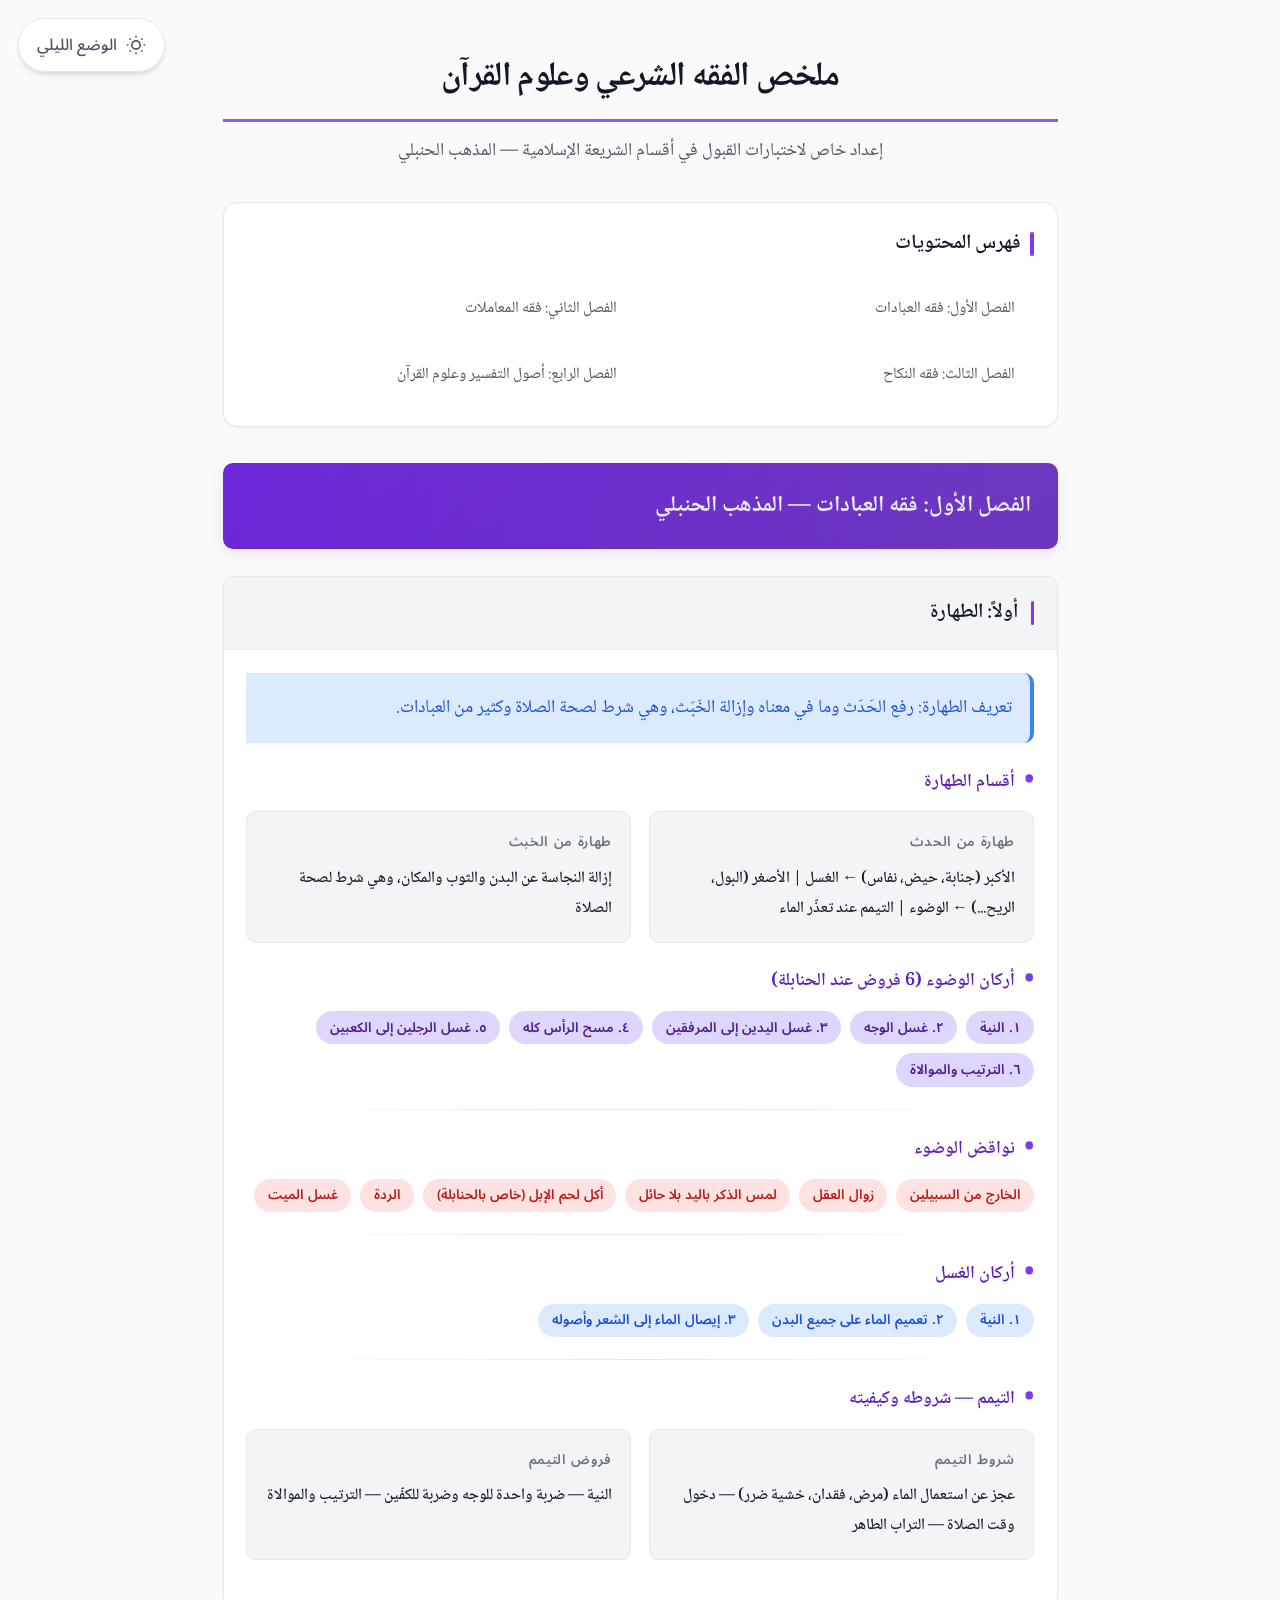
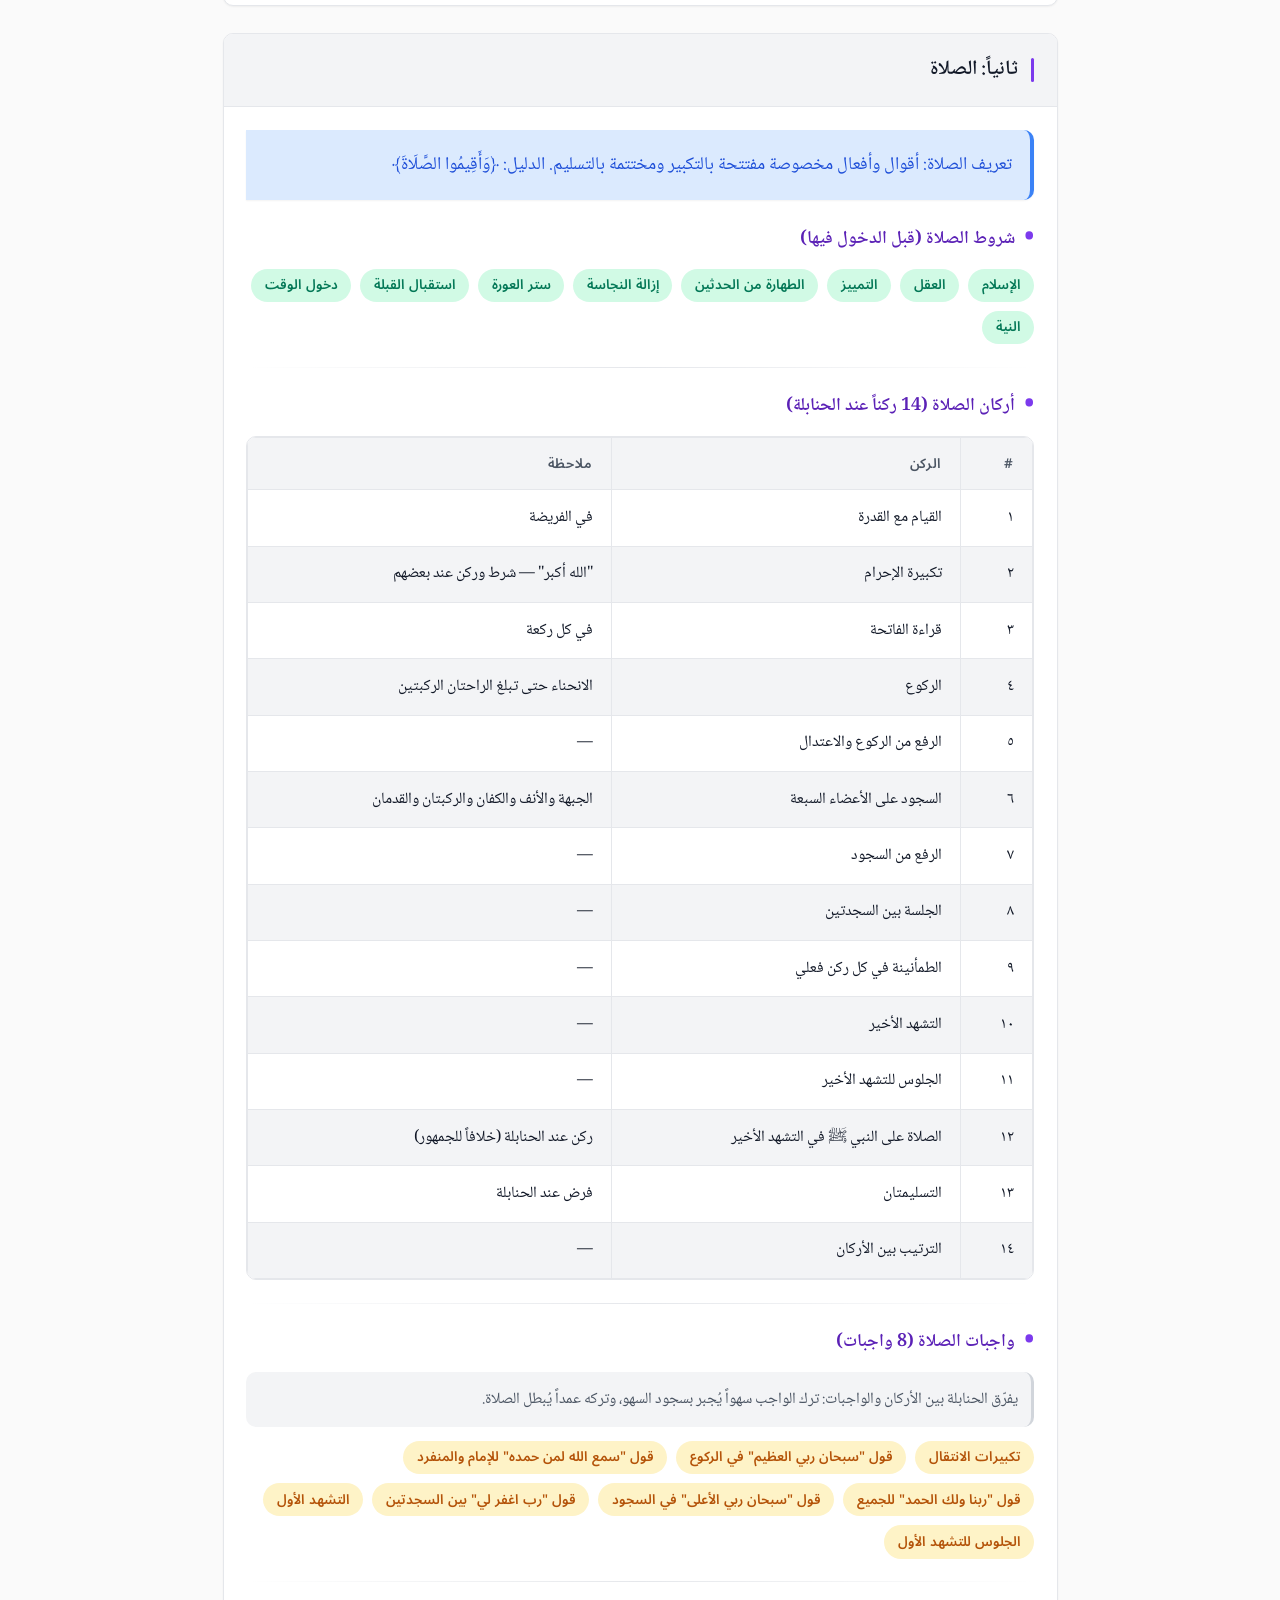
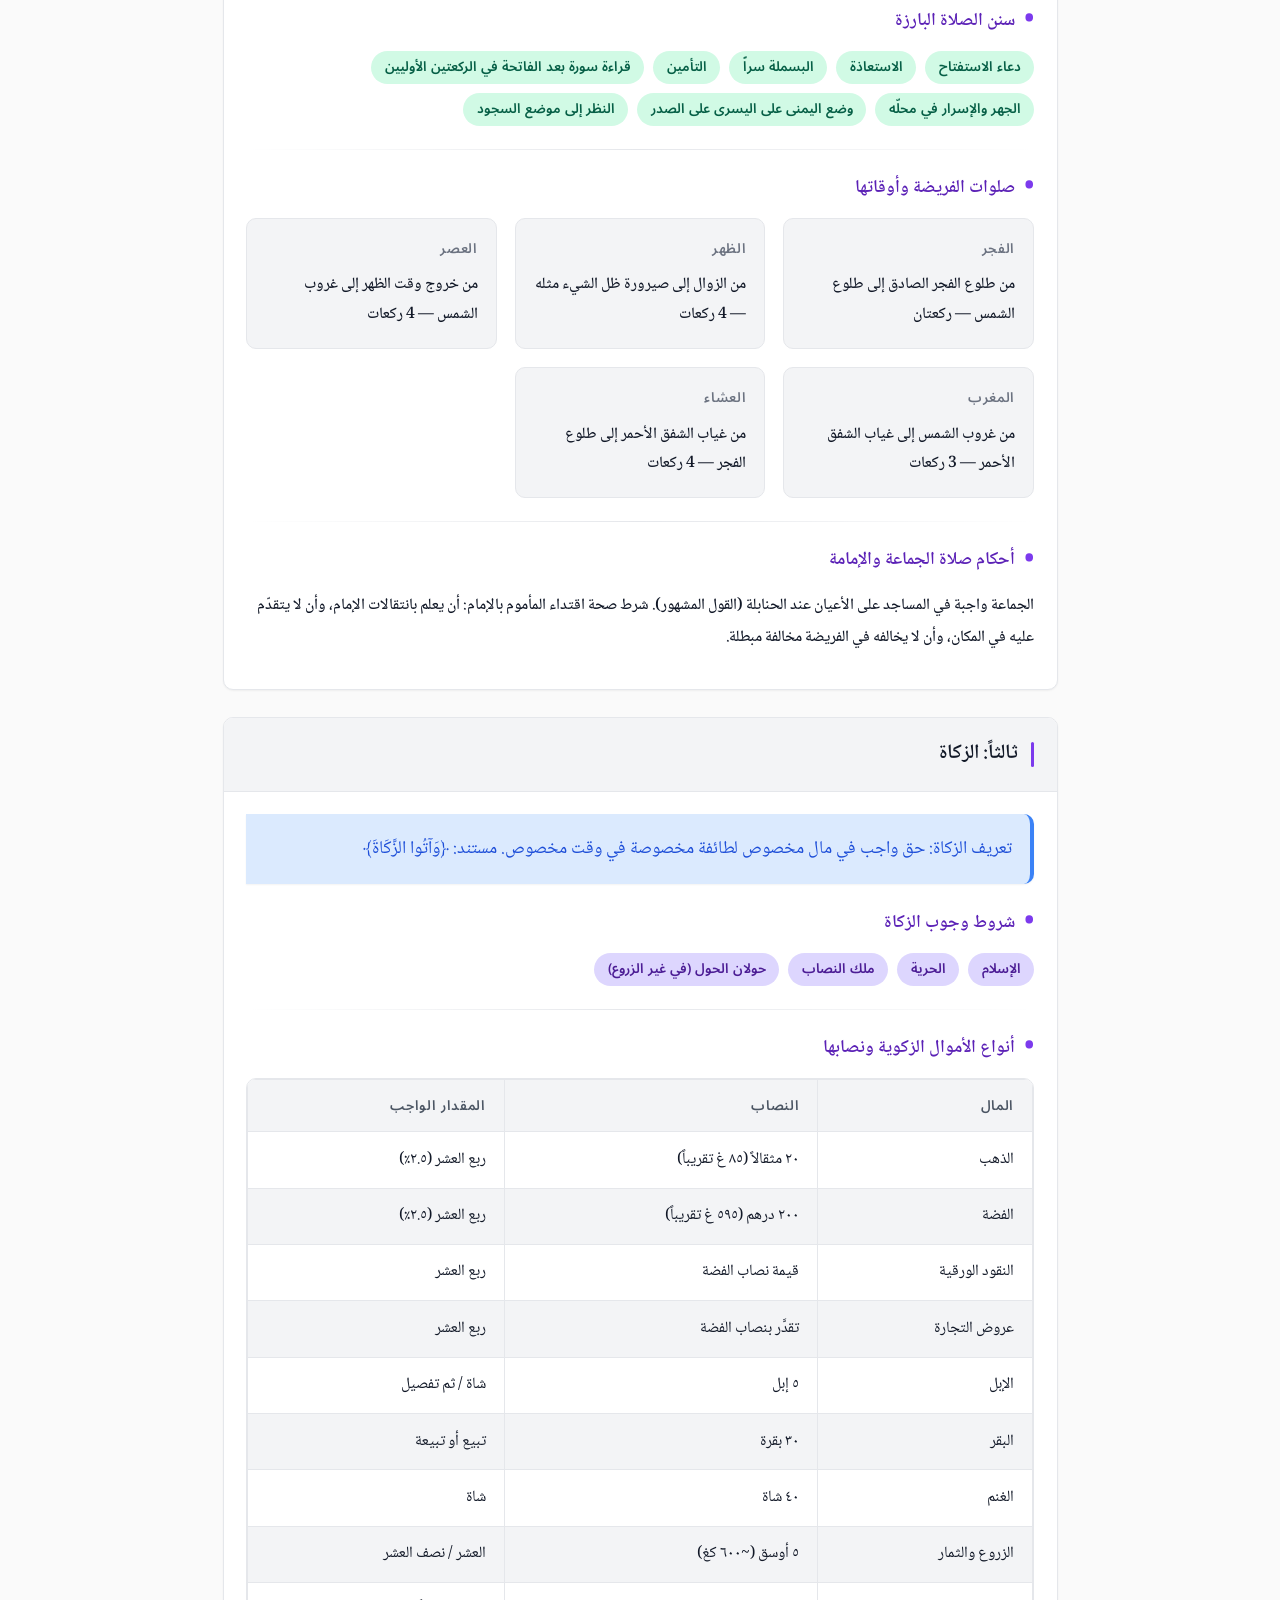
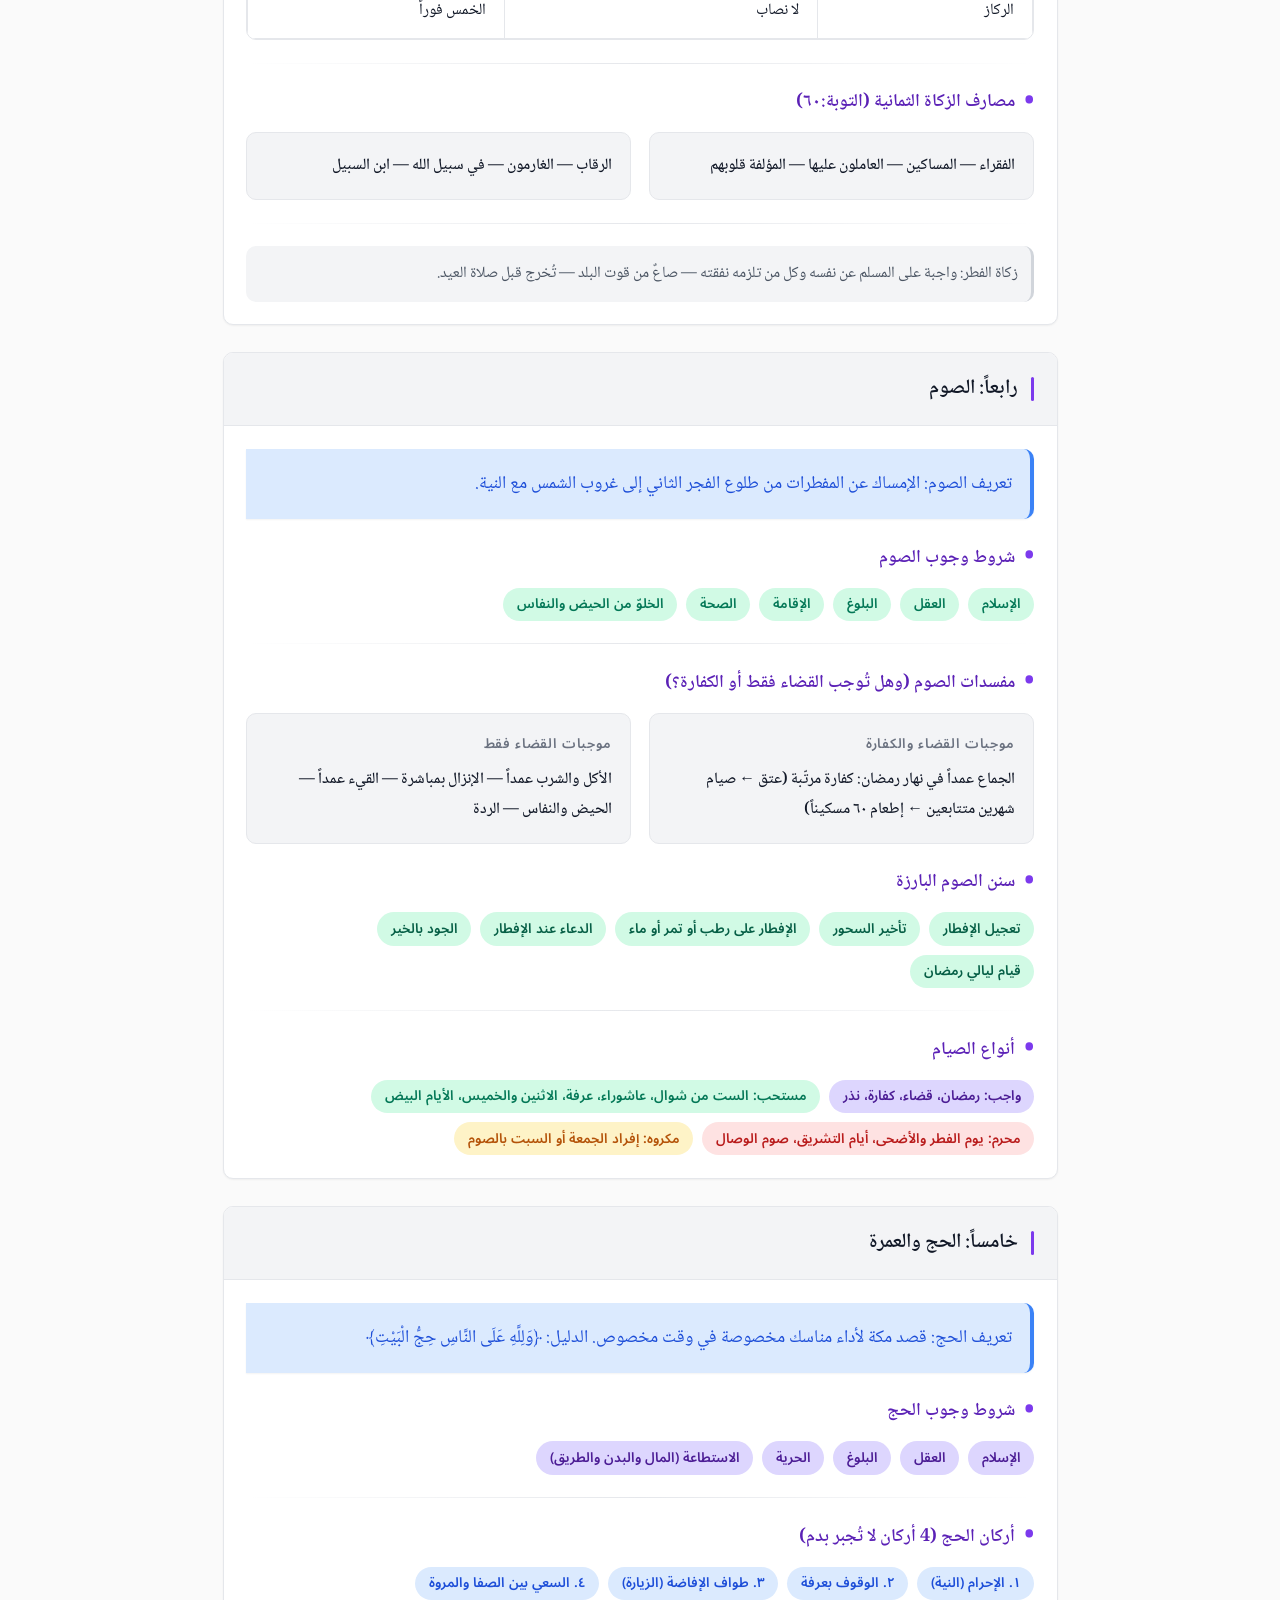
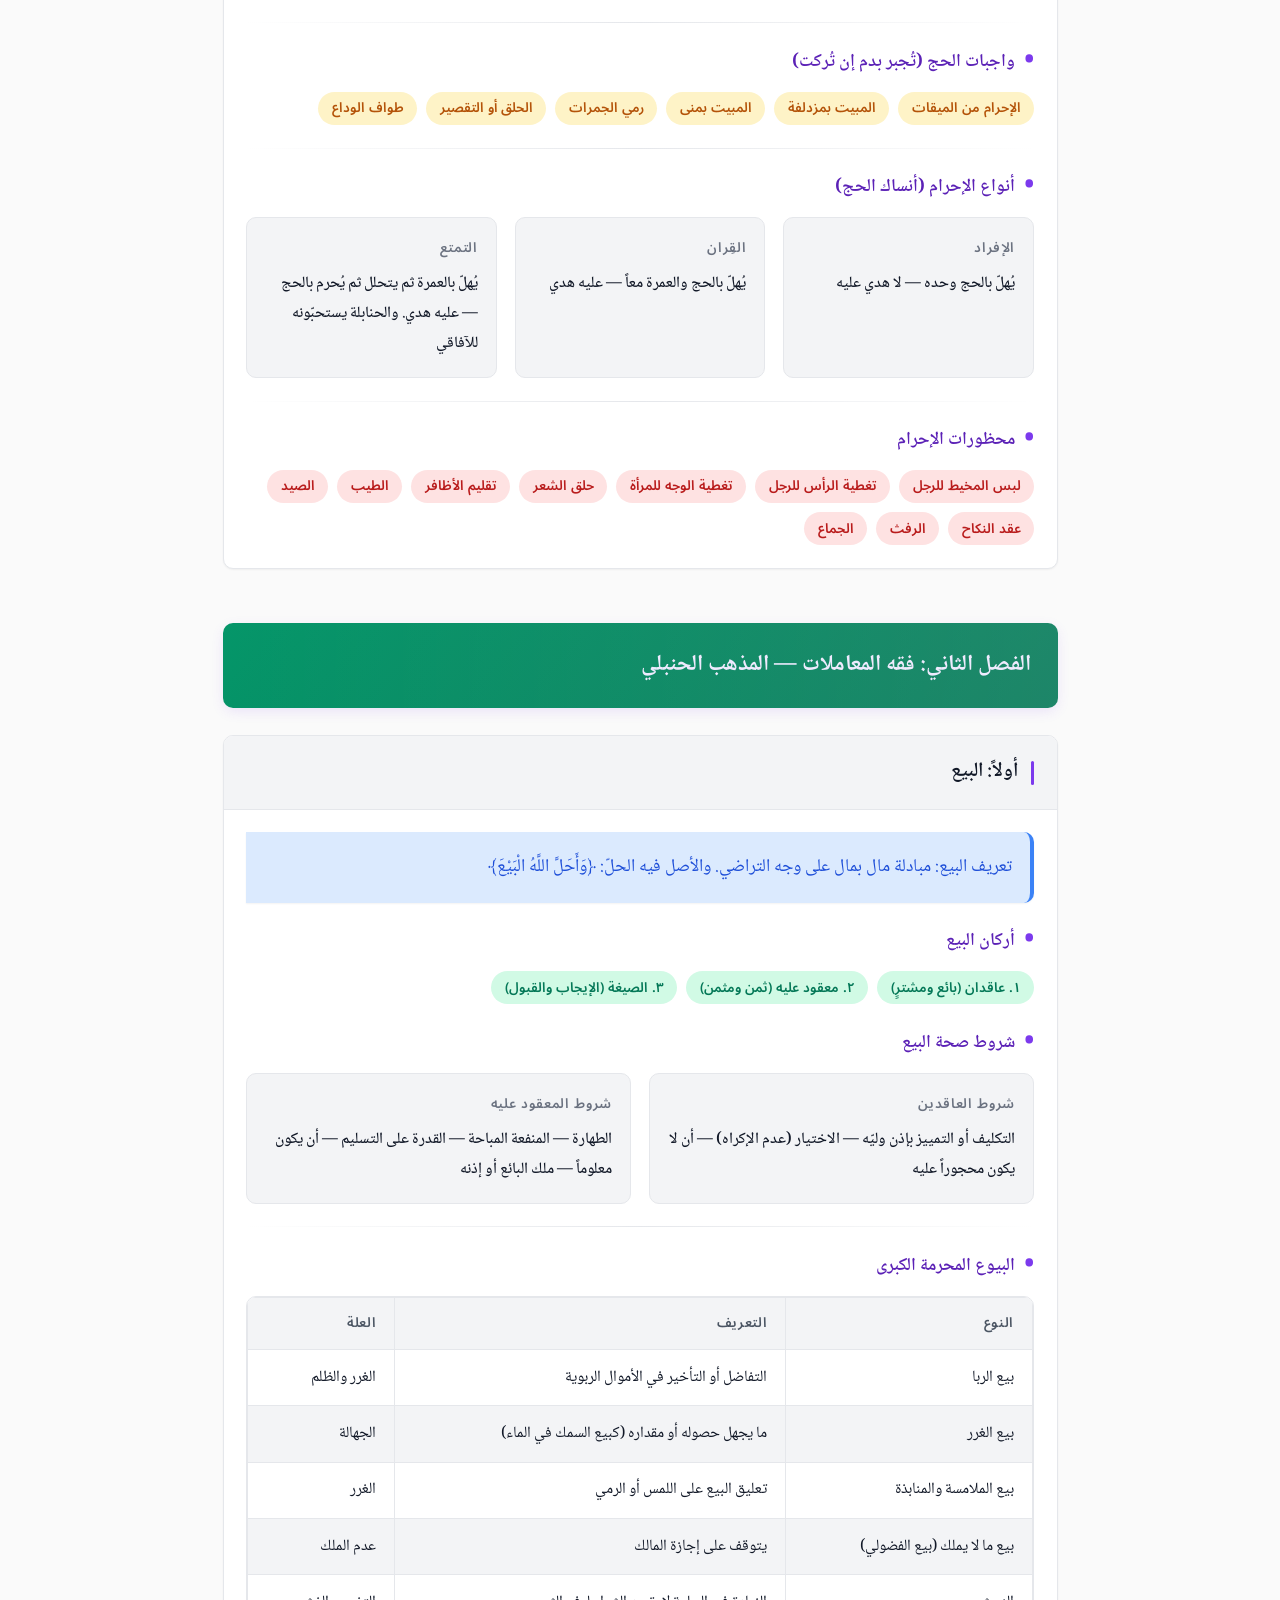
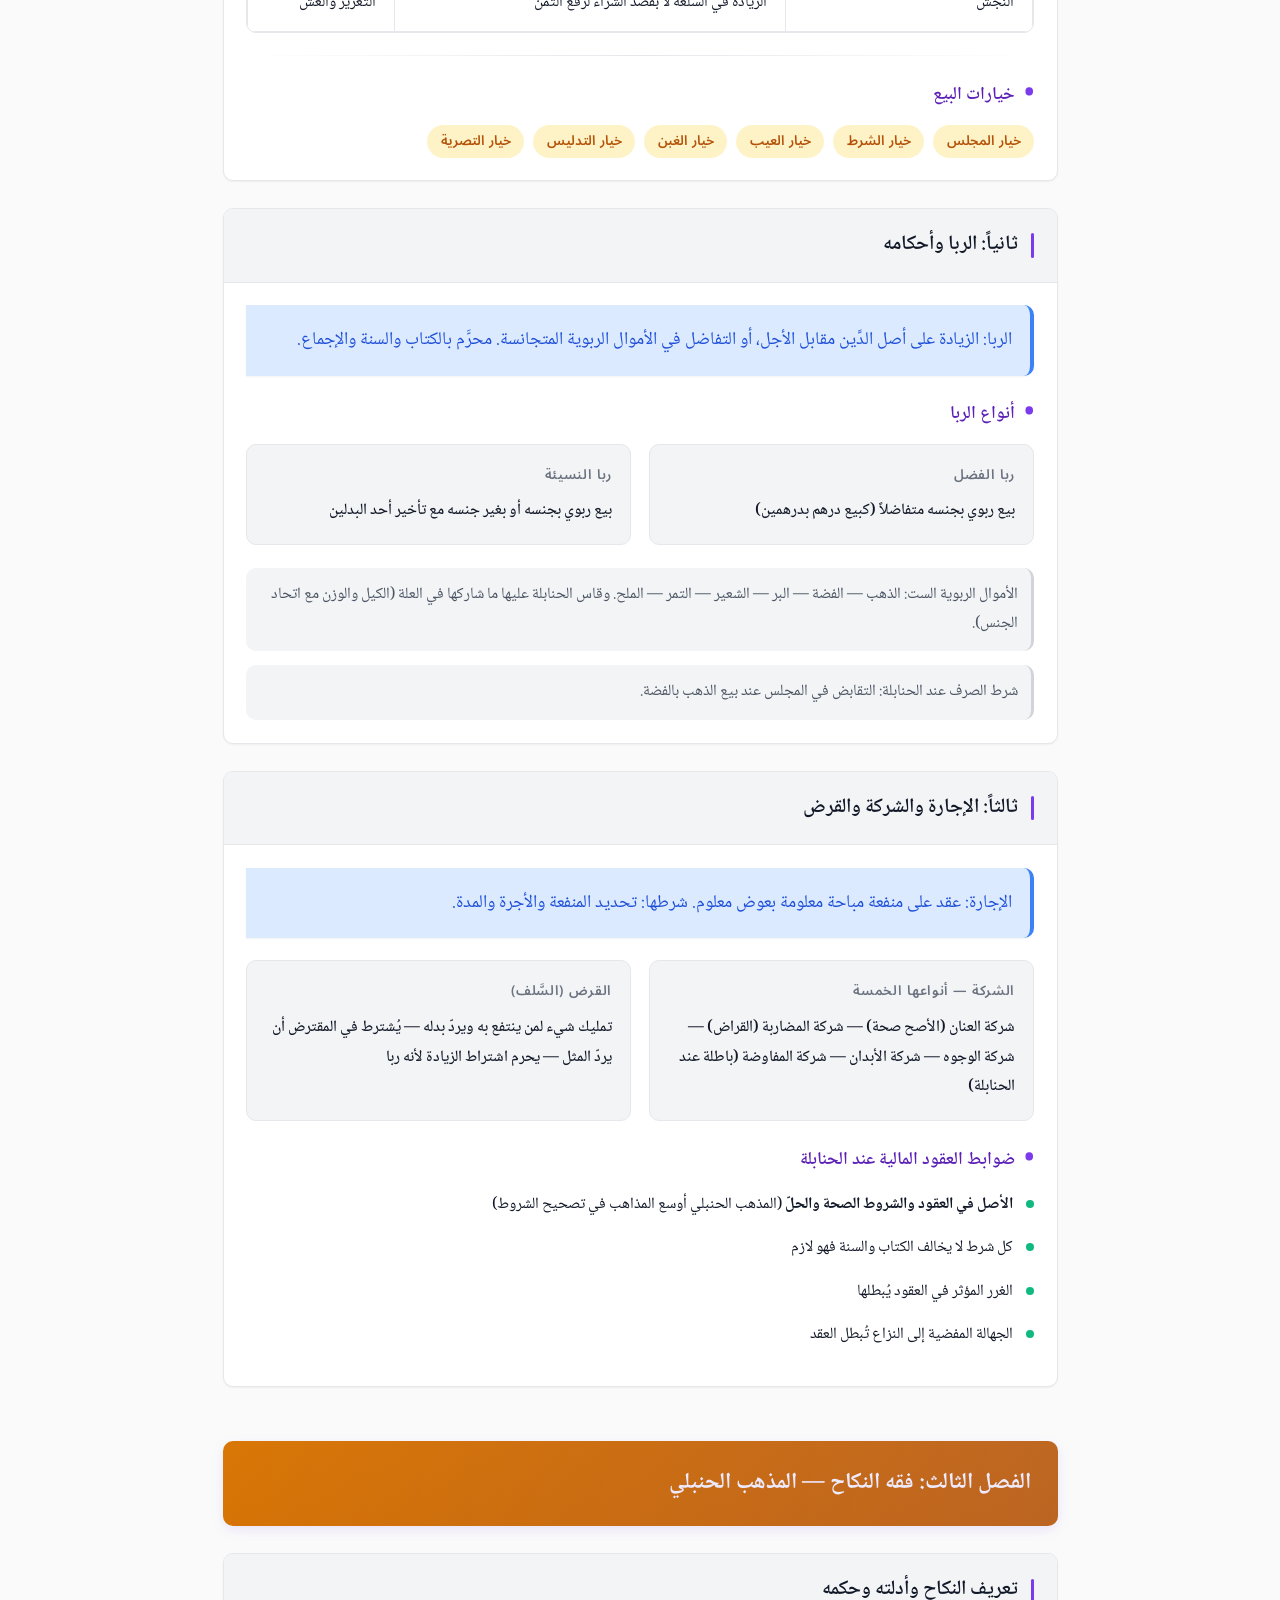
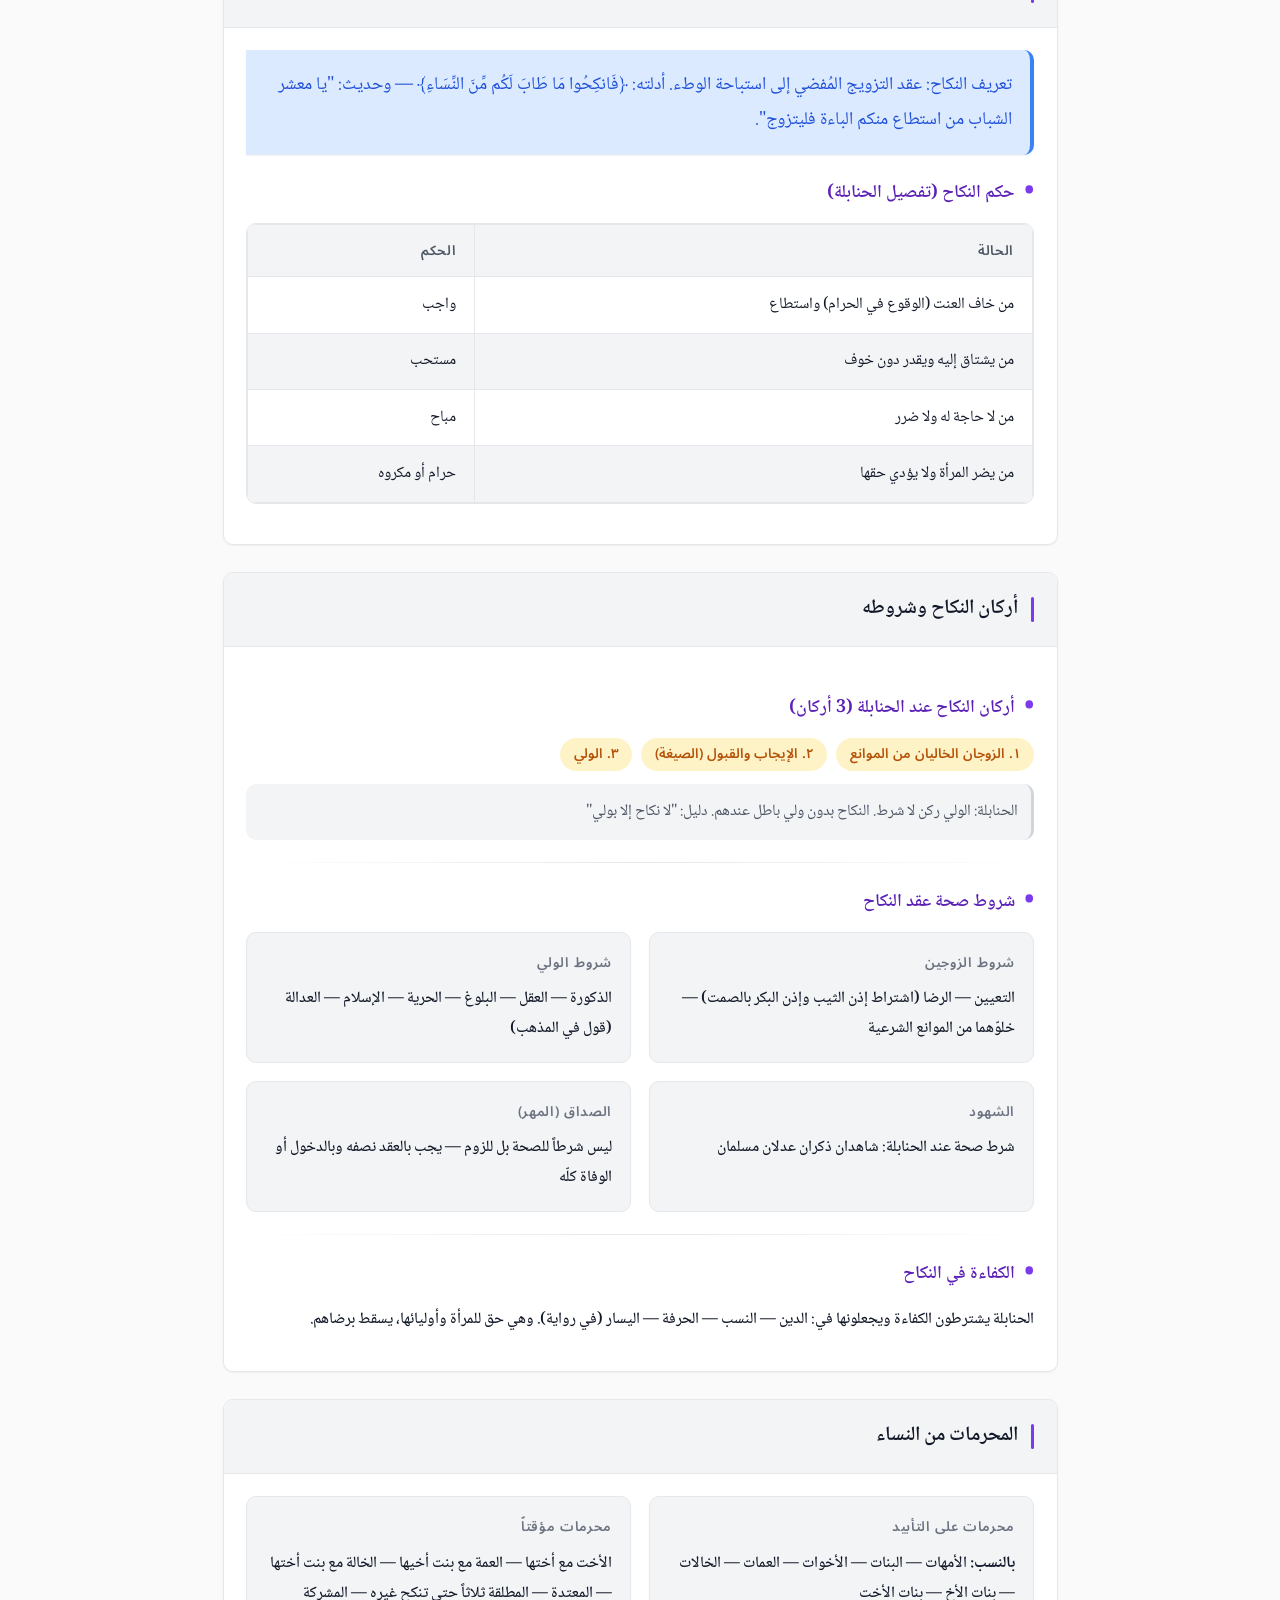
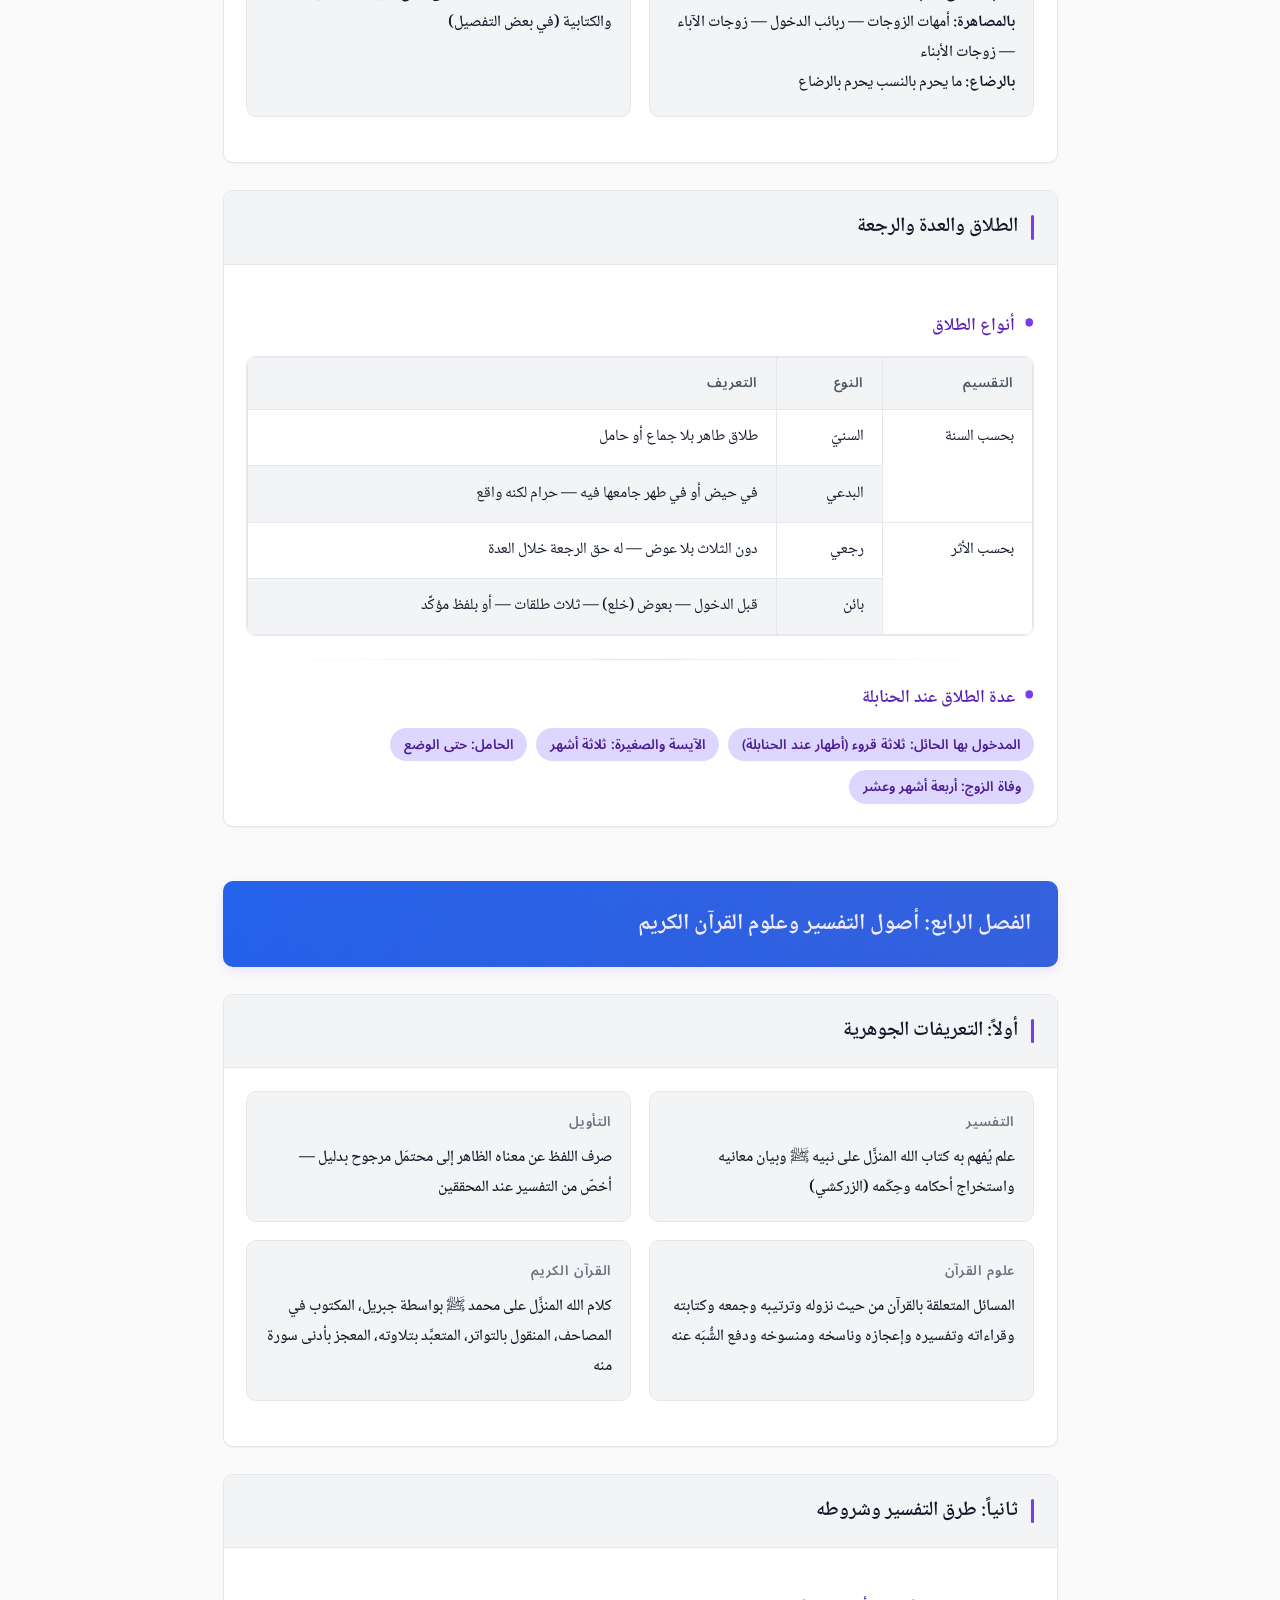
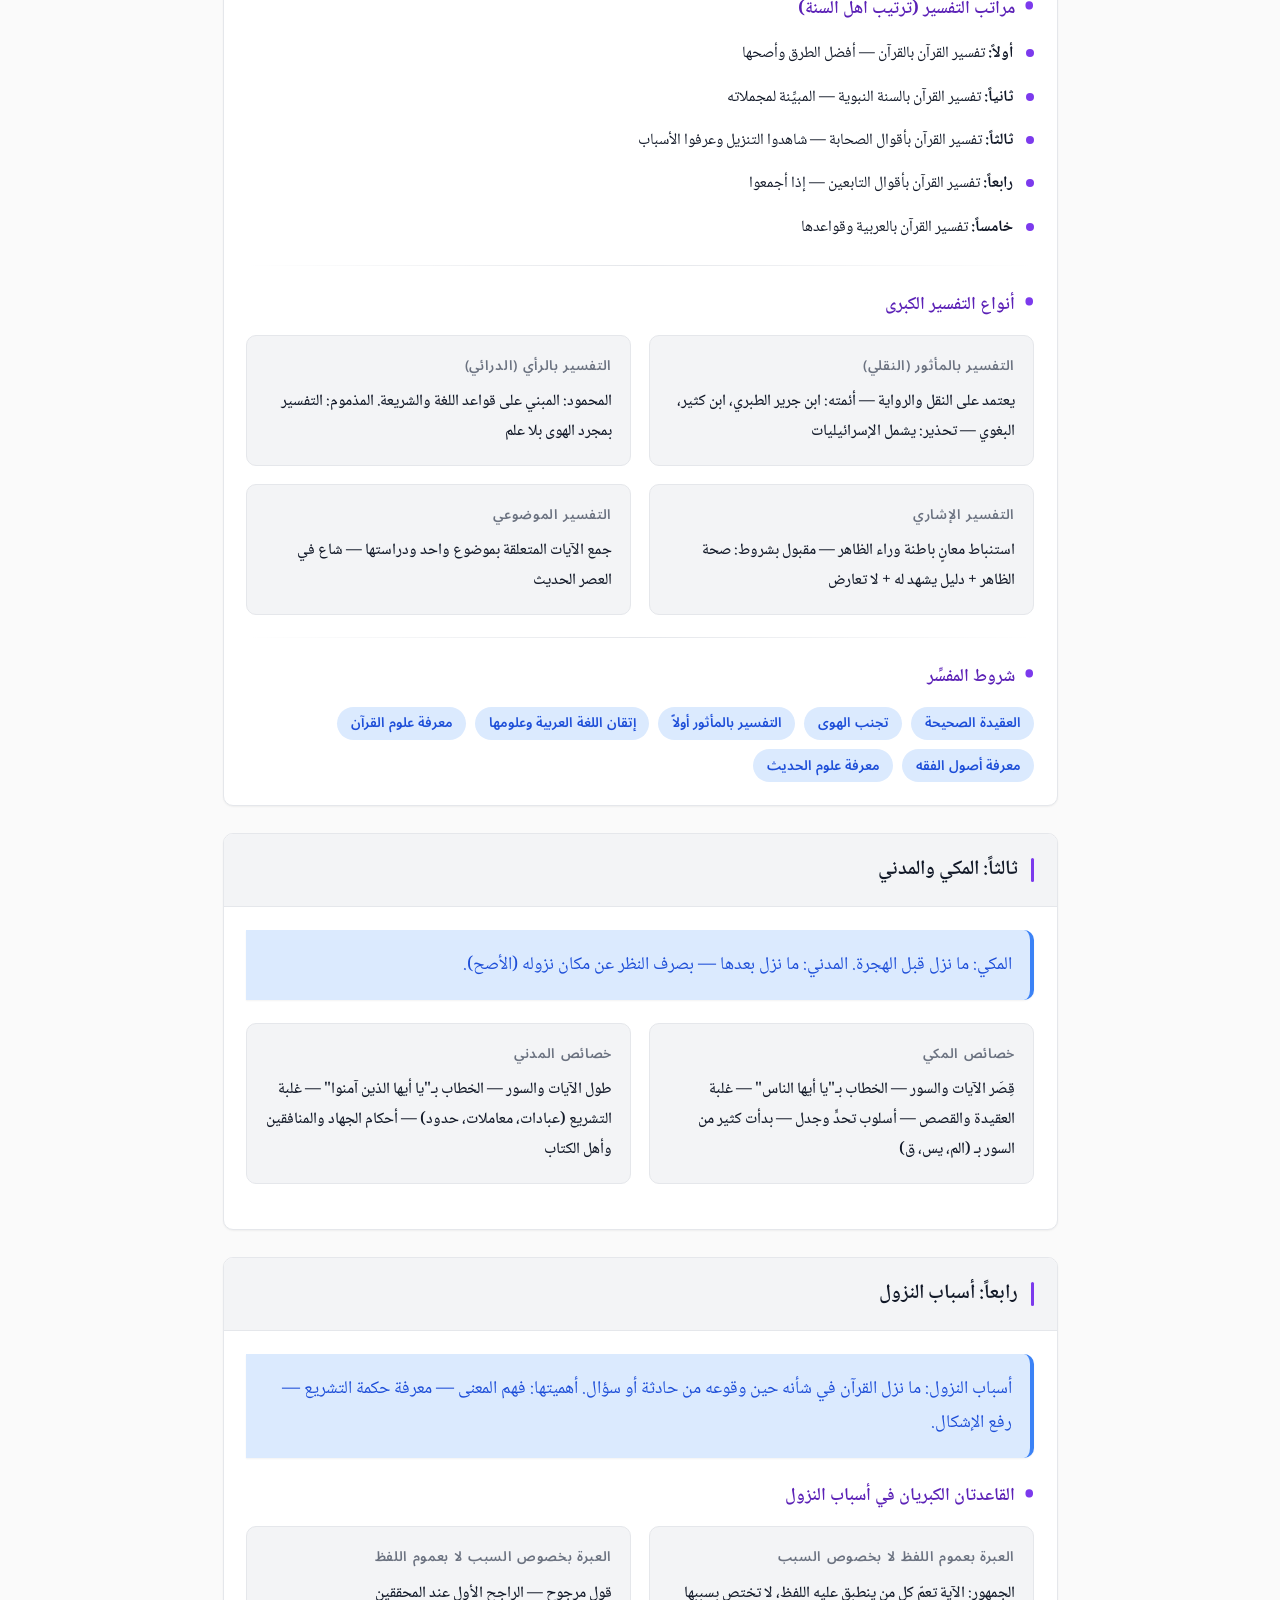
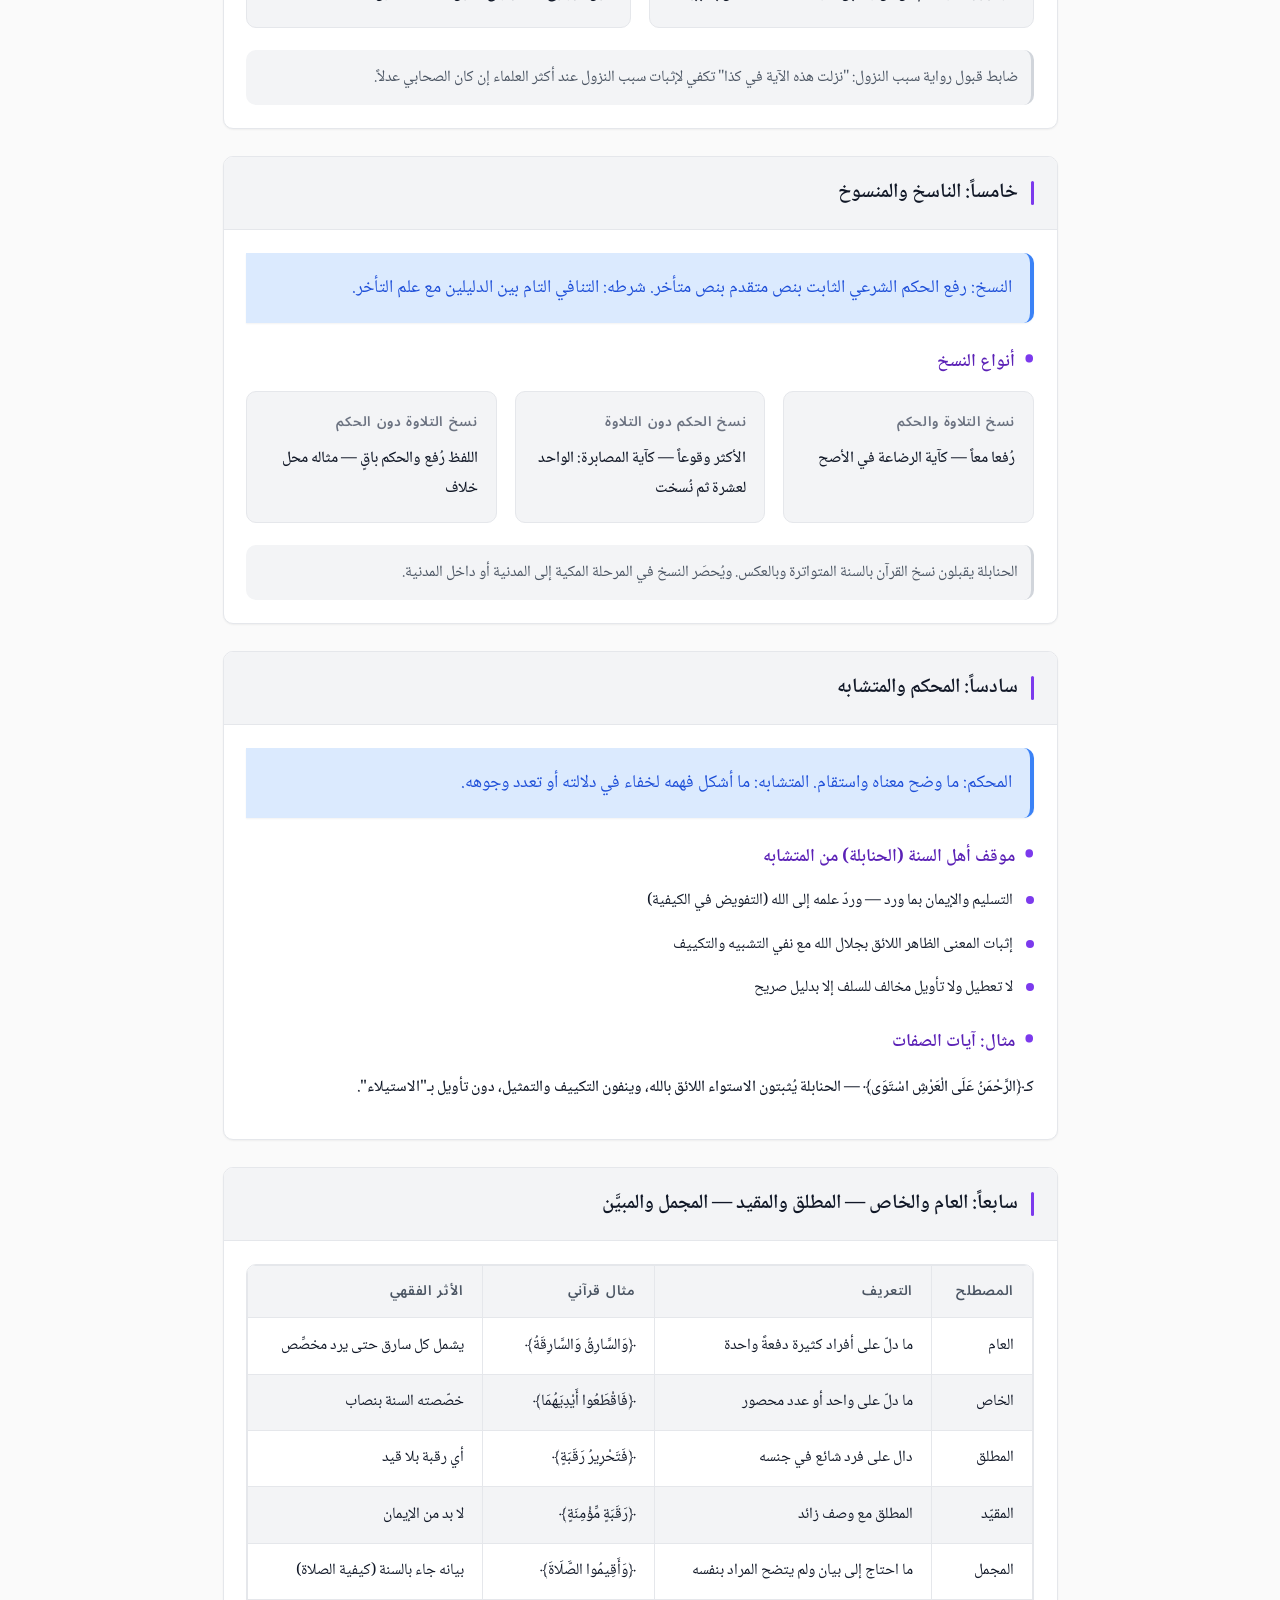
<file: index.html>
<!DOCTYPE html>
<html lang="ar" dir="rtl">
<head>
  <meta charset="UTF-8">
  <meta name="viewport" content="width=device-width, initial-scale=1.0">
  <title>ملخص الفقه الشرعي وعلوم القرآن</title>
  <link rel="preconnect" href="https://fonts.googleapis.com">
  <link rel="preconnect" href="https://fonts.gstatic.com" crossorigin>
  <link href="https://fonts.googleapis.com/css2?family=Noto+Naskh+Arabic:wght@400;500;600;700&family=Noto+Sans+Arabic:wght@400;500;600;700&family=Scheherazade+New:wght@400;500;600;700&display=swap" rel="stylesheet">
  <link rel="stylesheet" href="assets/css/main.css">
</head>
<body data-theme="light">

  <button class="theme-toggle" id="themeToggle" aria-label="تبديل الوضع الليلي/النهاري">
    <svg class="theme-toggle__icon theme-toggle__icon--sun" viewBox="0 0 24 24" fill="none" stroke="currentColor" stroke-width="2">
      <circle cx="12" cy="12" r="5"/>
      <path d="M12 1v2M12 21v2M4.22 4.22l1.42 1.42M18.36 18.36l1.42 1.42M1 12h2M21 12h2M4.22 19.78l1.42-1.42M18.36 5.64l1.42-1.42"/>
    </svg>
    <svg class="theme-toggle__icon theme-toggle__icon--moon" viewBox="0 0 24 24" fill="none" stroke="currentColor" stroke-width="2">
      <path d="M21 12.79A9 9 0 1 1 11.21 3 7 7 0 0 0 21 12.79z"/>
    </svg>
    <span class="theme-toggle__text">الوضع الليلي</span>
  </button>

  <div class="doc">

    <h1>ملخص الفقه الشرعي وعلوم القرآن</h1>
    <div class="subtitle">إعداد خاص لاختبارات القبول في أقسام الشريعة الإسلامية — المذهب الحنبلي</div>

    <div class="toc" id="toc">
      <div class="toc-title">فهرس المحتويات</div>
      <div class="toc-grid">
        <a href="#chapter-ibadah" class="toc-item">الفصل الأول: فقه العبادات</a>
        <a href="#chapter-muamalat" class="toc-item">الفصل الثاني: فقه المعاملات</a>
        <a href="#chapter-nikah" class="toc-item">الفصل الثالث: فقه النكاح</a>
        <a href="#chapter-tafsir" class="toc-item">الفصل الرابع: أصول التفسير وعلوم القرآن</a>
      </div>
    </div>

    <div w3-include-html="chapters/chapter1-ibadah.html"></div>
    <div w3-include-html="chapters/chapter2-muamalat.html"></div>
    <div w3-include-html="chapters/chapter3-nikah.html"></div>
    <div w3-include-html="chapters/chapter4-usul-tafsir.html"></div>

    <div class="doc-footer">
      <div class="doc-footer__title">إعداد للاختبارات الأكاديمية — المذهب الحنبلي — أصول التفسير وعلوم القرآن</div>
      <div class="doc-footer__refs">المراجع الأساسية: الكافي لابن قدامة — المغني — زاد المعاد — البرهان للزركشي — الإتقان للسيوطي — مناهل العرفان للزرقاني</div>
    </div>

  </div>

  <button class="back-to-top" id="backToTop" aria-label="العودة إلى الأعلى"><svg viewBox="0 0 24 24" fill="none" stroke="currentColor" stroke-width="2"><path d="M18 15l-6-6-6 6"/></svg></button>

  <script type="module" src="assets/js/main.js"></script>
  <script>
    (function includeHTML() {
      const elements = document.querySelectorAll('[w3-include-html]');
      elements.forEach(el => {
        const file = el.getAttribute('w3-include-html');
        fetch(file)
          .then(response => response.text())
          .then(data => {
            el.innerHTML = data;
            el.removeAttribute('w3-include-html');
          })
          .catch(err => console.error('Error loading:', file, err));
      });
    })();
  </script>
</body>
</html>
</file>
<file: assets/css/main.css>
@import url('https://fonts.googleapis.com/css2?family=Noto+Naskh+Arabic:wght@400;500;600;700&family=Noto+Sans+Arabic:wght@400;500;600;700&family=Scheherazade+New:wght@400;500;600;700&display=swap');
@import url('./variables.css');
@import url('./themes.css');
@import url('./base.css');
@import url('./components.css');
@import url('./layout.css');
@import url('./print.css');
</file>
